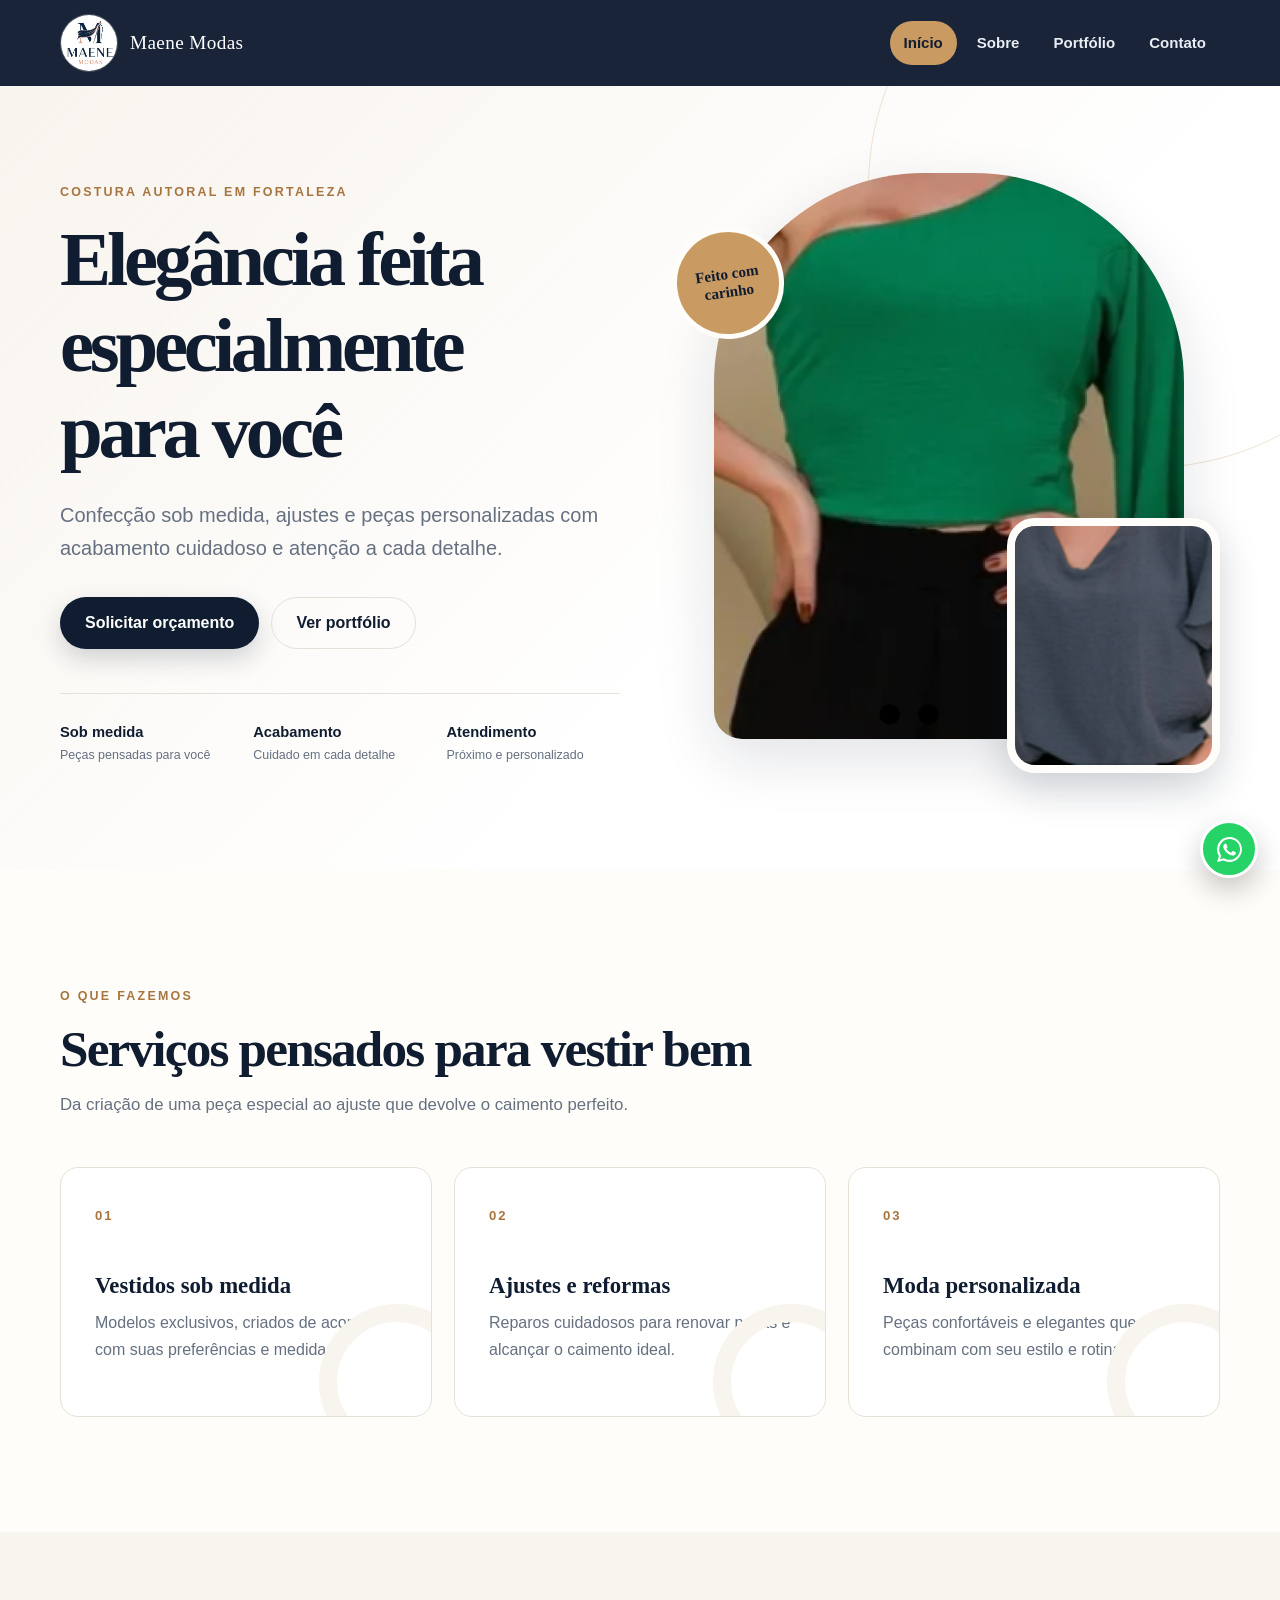
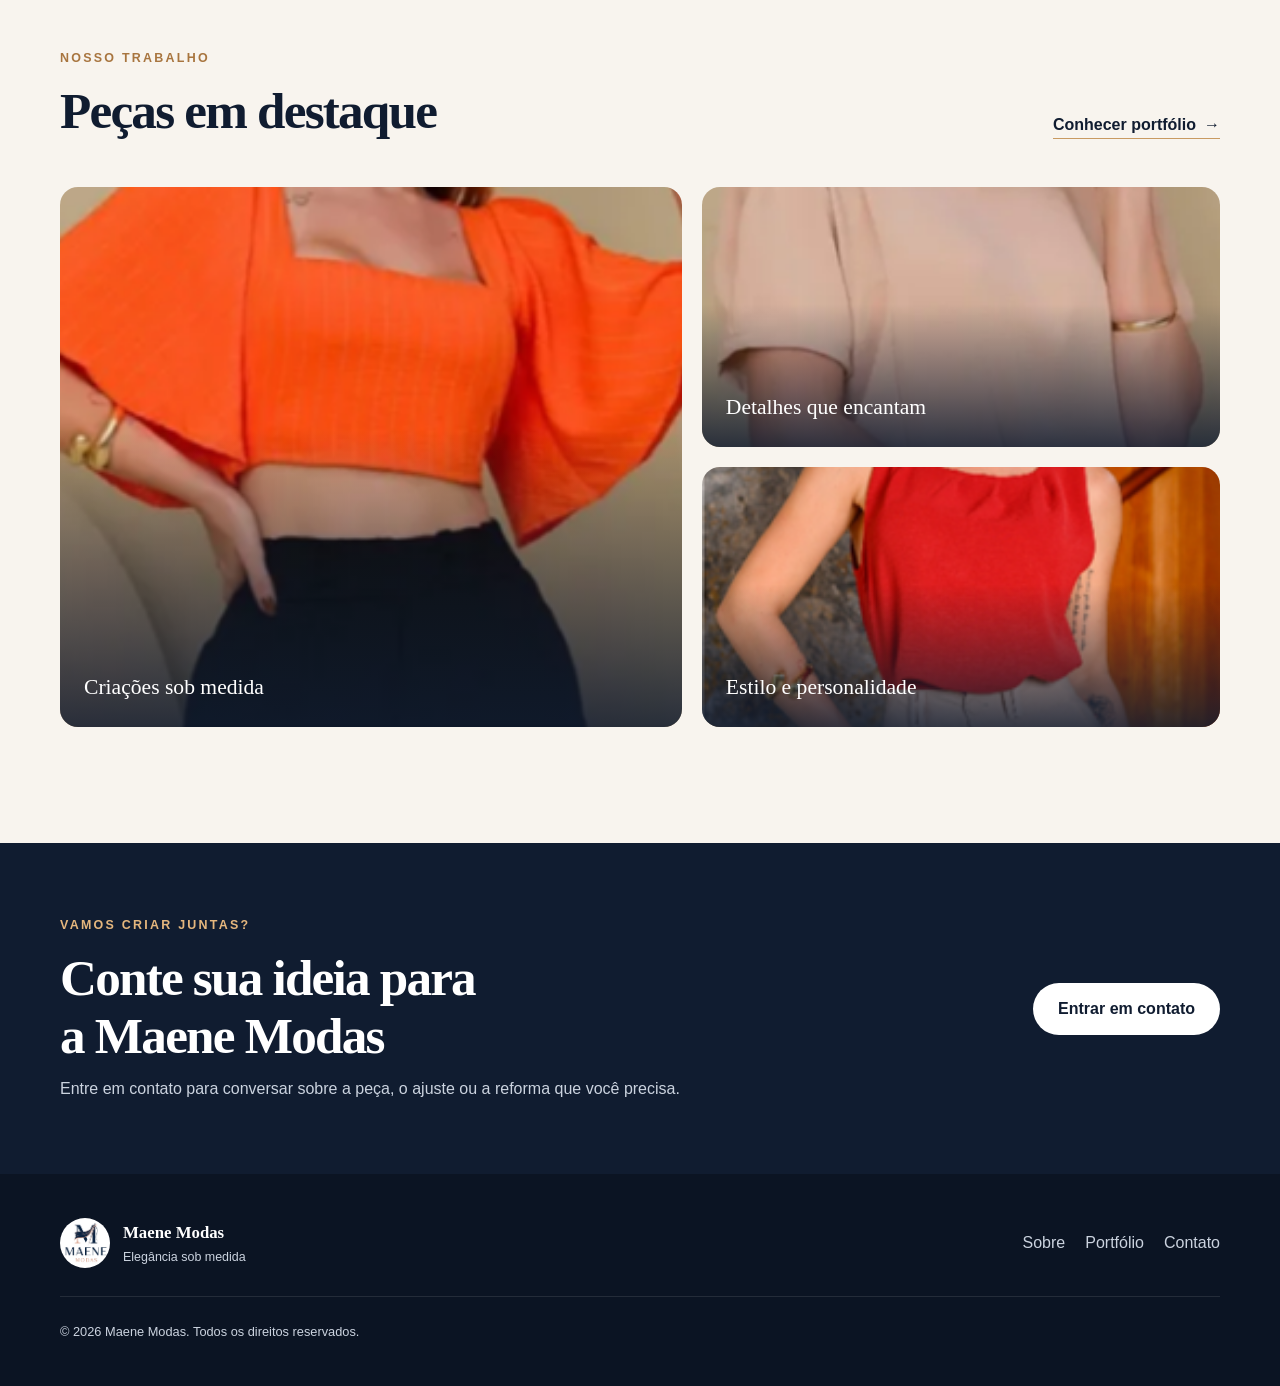
<file: index.html>
<!DOCTYPE html>
<html lang="pt-BR">
<head>
    <meta charset="UTF-8">
    <meta name="viewport" content="width=device-width, initial-scale=1.0">
    <meta name="description" content="Maene Modas: vestidos sob medida, ajustes, reformas e peças personalizadas com cuidado em cada detalhe.">
    <title>Maene Modas | Elegância sob medida</title>
    <link rel="stylesheet" href="css/style.css">
    <script src="js/script.js" defer></script>
</head>
<body>
<a class="skip-link" href="#conteudo">Ir para o conteúdo</a>

<header class="site-header">
    <nav class="navbar container" aria-label="Navegação principal">
        <a class="brand" href="index.html" aria-label="Maene Modas - Página inicial">
            <img src="img/logo.png" alt="" class="logo-img">
            <span>Maene Modas</span>
        </a>
        <button class="menu-toggle" type="button" aria-expanded="false" aria-controls="menu-principal" aria-label="Abrir menu">
            <span></span><span></span><span></span>
        </button>
        <ul class="menu" id="menu-principal">
            <li><a href="index.html" aria-current="page">Início</a></li>
            <li><a href="sobre.html">Sobre</a></li>
            <li><a href="portfolio.html">Portfólio</a></li>
            <li><a href="contato.html">Contato</a></li>
        </ul>
    </nav>
</header>

<main id="conteudo">
    <section class="hero">
        <div class="container hero-grid">
            <div class="hero-copy">
                <p class="eyebrow">Costura autoral em Fortaleza</p>
                <h1>Elegância feita especialmente para você</h1>
                <p class="hero-description">Confecção sob medida, ajustes e peças personalizadas com acabamento cuidadoso e atenção a cada detalhe.</p>
                <div class="button-group">
                    <a href="https://wa.me/5585985779174?text=Olá%2C%20Maene%20Modas!%20Gostaria%20de%20solicitar%20um%20orçamento." class="button button-primary" target="_blank" rel="noopener">Solicitar orçamento</a>
                    <a href="portfolio.html" class="button button-secondary">Ver portfólio</a>
                </div>
                <ul class="hero-highlights" aria-label="Diferenciais">
                    <li><strong>Sob medida</strong><span>Peças pensadas para você</span></li>
                    <li><strong>Acabamento</strong><span>Cuidado em cada detalhe</span></li>
                    <li><strong>Atendimento</strong><span>Próximo e personalizado</span></li>
                </ul>
            </div>
            <div class="hero-media" aria-label="Trabalhos da Maene Modas">
                <img class="hero-image-main" src="img/vestido2.png" alt="Vestido longo confeccionado pela Maene Modas">
                <img class="hero-image-detail" src="img/vestido5.png" alt="Detalhe de uma peça confeccionada pela Maene Modas">
                <span class="hero-seal">Feito com carinho</span>
            </div>
        </div>
    </section>

    <section class="section" aria-labelledby="servicos-titulo">
        <div class="container">
            <div class="section-heading">
                <p class="eyebrow">O que fazemos</p>
                <h2 id="servicos-titulo">Serviços pensados para vestir bem</h2>
                <p>Da criação de uma peça especial ao ajuste que devolve o caimento perfeito.</p>
            </div>
            <div class="service-grid">
                <article class="service-card"><span class="card-number">01</span><h3>Vestidos sob medida</h3><p>Modelos exclusivos, criados de acordo com suas preferências e medidas.</p></article>
                <article class="service-card"><span class="card-number">02</span><h3>Ajustes e reformas</h3><p>Reparos cuidadosos para renovar peças e alcançar o caimento ideal.</p></article>
                <article class="service-card"><span class="card-number">03</span><h3>Moda personalizada</h3><p>Peças confortáveis e elegantes que combinam com seu estilo e rotina.</p></article>
            </div>
        </div>
    </section>

    <section class="section section-soft" aria-labelledby="destaques-titulo">
        <div class="container">
            <div class="section-heading heading-row"><div><p class="eyebrow">Nosso trabalho</p><h2 id="destaques-titulo">Peças em destaque</h2></div><a class="text-link" href="portfolio.html">Conhecer portfólio <span aria-hidden="true">→</span></a></div>
            <div class="preview-grid">
                <a class="preview-card preview-tall" href="portfolio.html"><img src="img/vestido1.png" alt="Peça feminina confeccionada sob medida" loading="lazy"><span>Criações sob medida</span></a>
                <a class="preview-card" href="portfolio.html"><img src="img/vestido3.png" alt="Vestido confeccionado pela Maene Modas" loading="lazy"><span>Detalhes que encantam</span></a>
                <a class="preview-card" href="portfolio.html"><img src="img/vestido4.png" alt="Peça personalizada da Maene Modas" loading="lazy"><span>Estilo e personalidade</span></a>
            </div>
        </div>
    </section>

    <section class="cta-section"><div class="container cta-content"><div><p class="eyebrow">Vamos criar juntas?</p><h2>Conte sua ideia para a Maene Modas</h2><p>Entre em contato para conversar sobre a peça, o ajuste ou a reforma que você precisa.</p></div><a href="contato.html" class="button button-light">Entrar em contato</a></div></section>
</main>

<footer class="site-footer"><div class="container footer-grid"><div class="footer-brand"><img src="img/logo.png" alt="" class="logo-footer"><div><strong>Maene Modas</strong><span>Elegância sob medida</span></div></div><nav aria-label="Navegação do rodapé"><a href="sobre.html">Sobre</a><a href="portfolio.html">Portfólio</a><a href="contato.html">Contato</a></nav><p>© <span data-current-year>2026</span> Maene Modas. Todos os direitos reservados.</p></div></footer>
<a class="whatsapp-float" href="https://wa.me/5585985779174?text=Olá%2C%20Maene%20Modas!" target="_blank" rel="noopener" aria-label="Falar com a Maene Modas pelo WhatsApp"><svg viewBox="0 0 32 32" aria-hidden="true"><path d="M16.05 3A12.9 12.9 0 0 0 5.1 22.73L3.3 29l6.43-1.69A12.94 12.94 0 1 0 16.05 3Zm0 23.7a10.7 10.7 0 0 1-5.45-1.49l-.39-.23-3.81 1 1.02-3.72-.25-.38a10.73 10.73 0 1 1 8.88 4.82Zm5.88-8.04c-.32-.16-1.9-.94-2.2-1.04-.29-.11-.5-.16-.71.16-.22.32-.83 1.04-1.02 1.26-.18.21-.37.24-.69.08-.32-.16-1.36-.5-2.59-1.6a9.71 9.71 0 0 1-1.79-2.22c-.19-.32-.02-.49.14-.65.15-.14.32-.37.48-.56.16-.18.21-.32.32-.53.11-.22.05-.4-.03-.56-.08-.16-.72-1.73-.98-2.37-.26-.62-.52-.54-.72-.55h-.61c-.21 0-.56.08-.85.4-.29.32-1.12 1.1-1.12 2.67 0 1.58 1.15 3.1 1.31 3.31.16.22 2.26 3.45 5.47 4.84.77.33 1.36.53 1.83.67.77.24 1.46.21 2.01.13.61-.09 1.9-.78 2.16-1.53.27-.75.27-1.39.19-1.53-.08-.13-.29-.21-.61-.37Z"/></svg></a>
</body>
</html>
</file>
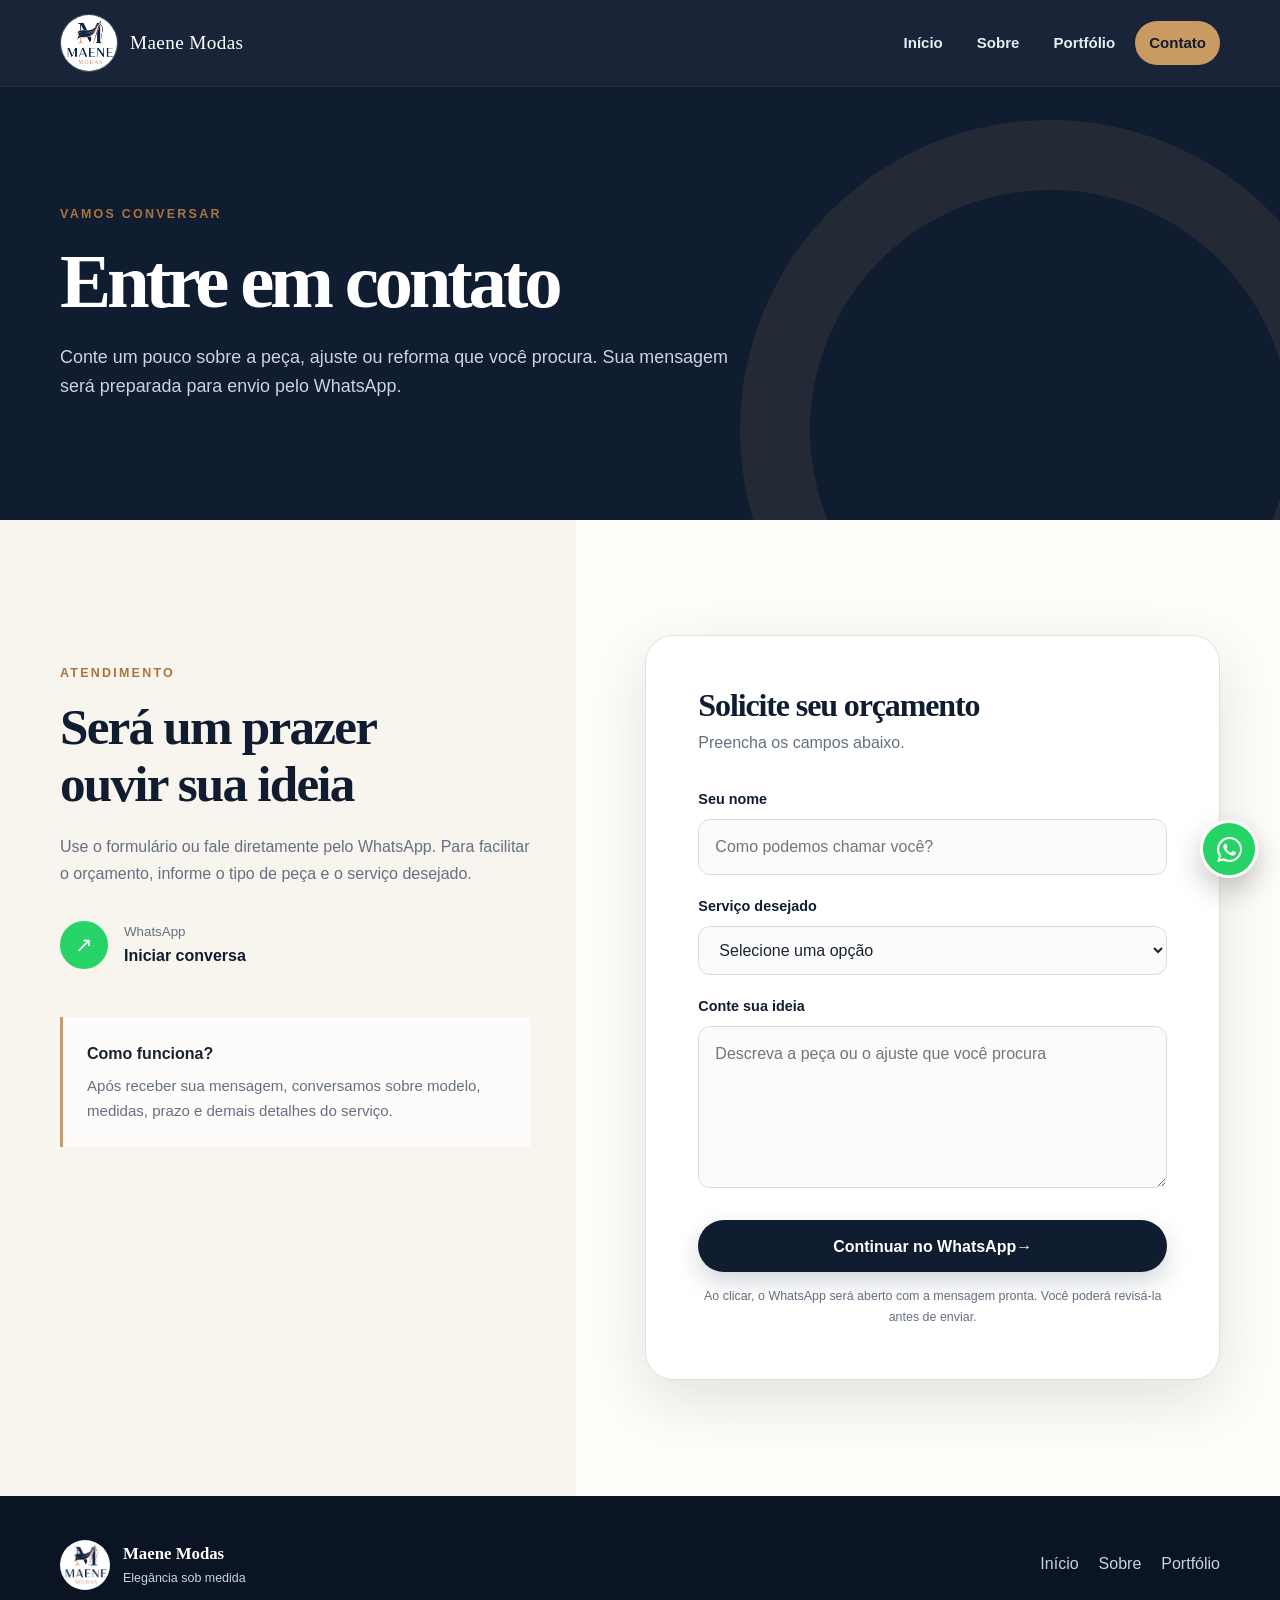
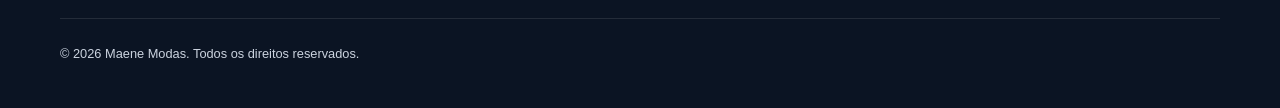
<file: contato.html>
<!DOCTYPE html>
<html lang="pt-BR">
<head><meta charset="UTF-8"><meta name="viewport" content="width=device-width, initial-scale=1.0"><meta name="description" content="Entre em contato com a Maene Modas para solicitar orçamento de confecção, ajustes e reformas."><title>Contato | Maene Modas</title><link rel="stylesheet" href="css/style.css"><script src="js/script.js" defer></script></head>
<body>
<a class="skip-link" href="#conteudo">Ir para o conteúdo</a>
<header class="site-header"><nav class="navbar container" aria-label="Navegação principal"><a class="brand" href="index.html" aria-label="Maene Modas - Página inicial"><img src="img/logo.png" alt="" class="logo-img"><span>Maene Modas</span></a><button class="menu-toggle" type="button" aria-expanded="false" aria-controls="menu-principal" aria-label="Abrir menu"><span></span><span></span><span></span></button><ul class="menu" id="menu-principal"><li><a href="index.html">Início</a></li><li><a href="sobre.html">Sobre</a></li><li><a href="portfolio.html">Portfólio</a></li><li><a href="contato.html" aria-current="page">Contato</a></li></ul></nav></header>
<main id="conteudo">
    <section class="page-hero"><div class="container page-hero-content"><p class="eyebrow">Vamos conversar</p><h1>Entre em contato</h1><p>Conte um pouco sobre a peça, ajuste ou reforma que você procura. Sua mensagem será preparada para envio pelo WhatsApp.</p></div></section>
    <section class="section contact-section"><div class="container contact-grid"><aside class="contact-info"><p class="eyebrow">Atendimento</p><h2>Será um prazer ouvir sua ideia</h2><p>Use o formulário ou fale diretamente pelo WhatsApp. Para facilitar o orçamento, informe o tipo de peça e o serviço desejado.</p><a class="contact-method" href="https://wa.me/5585985779174?text=Olá%2C%20Maene%20Modas!" target="_blank" rel="noopener"><span aria-hidden="true">↗</span><div><small>WhatsApp</small><strong>Iniciar conversa</strong></div></a><div class="contact-note"><strong>Como funciona?</strong><p>Após receber sua mensagem, conversamos sobre modelo, medidas, prazo e demais detalhes do serviço.</p></div></aside>
    <form class="contact-form" id="contact-form"><div class="form-heading"><h2>Solicite seu orçamento</h2><p>Preencha os campos abaixo.</p></div><div class="field"><label for="nome">Seu nome</label><input id="nome" name="nome" type="text" autocomplete="name" placeholder="Como podemos chamar você?" required></div><div class="field"><label for="servico">Serviço desejado</label><select id="servico" name="servico" required><option value="" selected disabled>Selecione uma opção</option><option>Vestido sob medida</option><option>Ajuste ou reforma</option><option>Peça personalizada</option><option>Outro serviço</option></select></div><div class="field"><label for="mensagem">Conte sua ideia</label><textarea id="mensagem" name="mensagem" rows="5" placeholder="Descreva a peça ou o ajuste que você procura" required></textarea></div><button class="button button-primary form-submit" type="submit">Continuar no WhatsApp <span aria-hidden="true">→</span></button><p class="form-help">Ao clicar, o WhatsApp será aberto com a mensagem pronta. Você poderá revisá-la antes de enviar.</p></form>
    </div></section>
</main>
<footer class="site-footer"><div class="container footer-grid"><div class="footer-brand"><img src="img/logo.png" alt="" class="logo-footer"><div><strong>Maene Modas</strong><span>Elegância sob medida</span></div></div><nav aria-label="Navegação do rodapé"><a href="index.html">Início</a><a href="sobre.html">Sobre</a><a href="portfolio.html">Portfólio</a></nav><p>© <span data-current-year>2026</span> Maene Modas. Todos os direitos reservados.</p></div></footer>
<a class="whatsapp-float" href="https://wa.me/5585985779174?text=Olá%2C%20Maene%20Modas!" target="_blank" rel="noopener" aria-label="Falar com a Maene Modas pelo WhatsApp"><svg viewBox="0 0 32 32" aria-hidden="true"><path d="M16.05 3A12.9 12.9 0 0 0 5.1 22.73L3.3 29l6.43-1.69A12.94 12.94 0 1 0 16.05 3Zm0 23.7a10.7 10.7 0 0 1-5.45-1.49l-.39-.23-3.81 1 1.02-3.72-.25-.38a10.73 10.73 0 1 1 8.88 4.82Zm5.88-8.04c-.32-.16-1.9-.94-2.2-1.04-.29-.11-.5-.16-.71.16-.22.32-.83 1.04-1.02 1.26-.18.21-.37.24-.69.08-.32-.16-1.36-.5-2.59-1.6a9.71 9.71 0 0 1-1.79-2.22c-.19-.32-.02-.49.14-.65.15-.14.32-.37.48-.56.16-.18.21-.32.32-.53.11-.22.05-.4-.03-.56-.08-.16-.72-1.73-.98-2.37-.26-.62-.52-.54-.72-.55h-.61c-.21 0-.56.08-.85.4-.29.32-1.12 1.1-1.12 2.67 0 1.58 1.15 3.1 1.31 3.31.16.22 2.26 3.45 5.47 4.84.77.33 1.36.53 1.83.67.77.24 1.46.21 2.01.13.61-.09 1.9-.78 2.16-1.53.27-.75.27-1.39.19-1.53-.08-.13-.29-.21-.61-.37Z"/></svg></a>
</body></html>
</file>
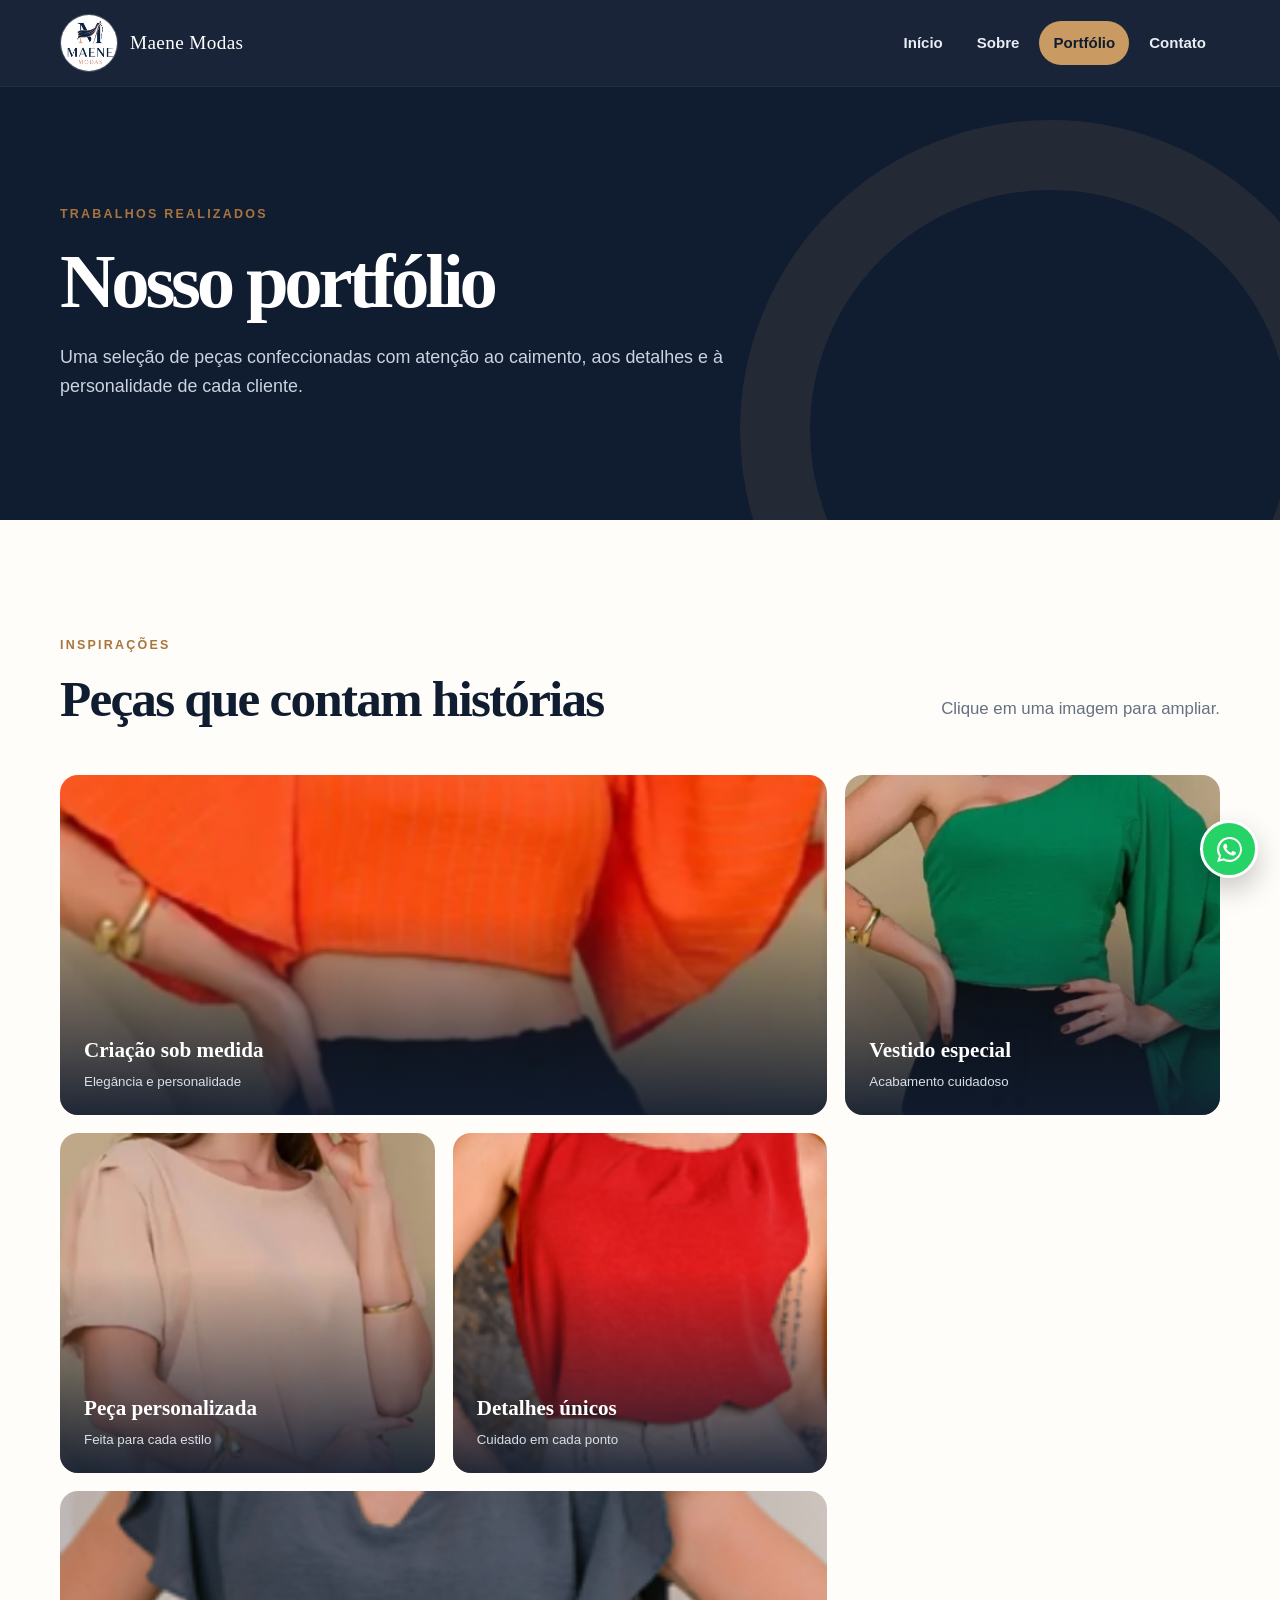
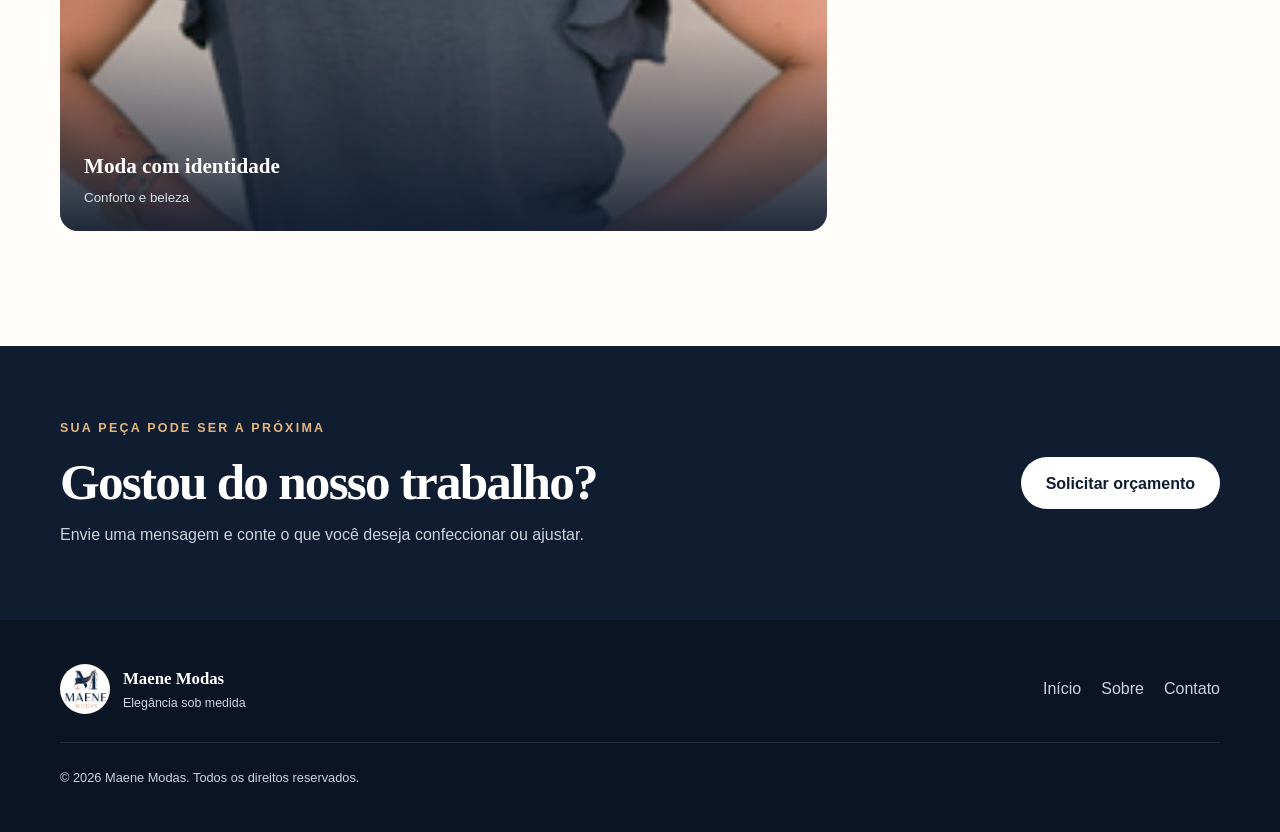
<file: portfolio.html>
<!DOCTYPE html>
<html lang="pt-BR">
<head><meta charset="UTF-8"><meta name="viewport" content="width=device-width, initial-scale=1.0"><meta name="description" content="Conheça alguns vestidos e peças personalizadas confeccionados pela Maene Modas."><title>Portfólio | Maene Modas</title><link rel="stylesheet" href="css/style.css"><script src="js/script.js" defer></script></head>
<body>
<a class="skip-link" href="#conteudo">Ir para o conteúdo</a>
<header class="site-header"><nav class="navbar container" aria-label="Navegação principal"><a class="brand" href="index.html" aria-label="Maene Modas - Página inicial"><img src="img/logo.png" alt="" class="logo-img"><span>Maene Modas</span></a><button class="menu-toggle" type="button" aria-expanded="false" aria-controls="menu-principal" aria-label="Abrir menu"><span></span><span></span><span></span></button><ul class="menu" id="menu-principal"><li><a href="index.html">Início</a></li><li><a href="sobre.html">Sobre</a></li><li><a href="portfolio.html" aria-current="page">Portfólio</a></li><li><a href="contato.html">Contato</a></li></ul></nav></header>
<main id="conteudo">
    <section class="page-hero"><div class="container page-hero-content"><p class="eyebrow">Trabalhos realizados</p><h1>Nosso portfólio</h1><p>Uma seleção de peças confeccionadas com atenção ao caimento, aos detalhes e à personalidade de cada cliente.</p></div></section>
    <section class="section portfolio-section" aria-labelledby="galeria-titulo"><div class="container"><div class="section-heading portfolio-heading"><div><p class="eyebrow">Inspirações</p><h2 id="galeria-titulo">Peças que contam histórias</h2></div><p>Clique em uma imagem para ampliar.</p></div><div class="gallery-grid">
        <button class="gallery-card gallery-featured" type="button" data-lightbox="img/vestido1.png" data-alt="Vestido feminino confeccionado sob medida"><img src="img/vestido1.png" alt="Vestido feminino confeccionado sob medida" loading="lazy"><span><strong>Criação sob medida</strong><small>Elegância e personalidade</small></span></button>
        <button class="gallery-card" type="button" data-lightbox="img/vestido2.png" data-alt="Vestido longo confeccionado pela Maene Modas"><img src="img/vestido2.png" alt="Vestido longo confeccionado pela Maene Modas" loading="lazy"><span><strong>Vestido especial</strong><small>Acabamento cuidadoso</small></span></button>
        <button class="gallery-card" type="button" data-lightbox="img/vestido3.png" data-alt="Peça personalizada produzida pela Maene Modas"><img src="img/vestido3.png" alt="Peça personalizada produzida pela Maene Modas" loading="lazy"><span><strong>Peça personalizada</strong><small>Feita para cada estilo</small></span></button>
        <button class="gallery-card" type="button" data-lightbox="img/vestido4.png" data-alt="Detalhe de trabalho de costura da Maene Modas"><img src="img/vestido4.png" alt="Detalhe de trabalho de costura da Maene Modas" loading="lazy"><span><strong>Detalhes únicos</strong><small>Cuidado em cada ponto</small></span></button>
        <button class="gallery-card gallery-wide" type="button" data-lightbox="img/vestido5.png" data-alt="Peça de moda feminina da Maene Modas"><img src="img/vestido5.png" alt="Peça de moda feminina da Maene Modas" loading="lazy"><span><strong>Moda com identidade</strong><small>Conforto e beleza</small></span></button>
    </div></div></section>
    <section class="cta-section"><div class="container cta-content"><div><p class="eyebrow">Sua peça pode ser a próxima</p><h2>Gostou do nosso trabalho?</h2><p>Envie uma mensagem e conte o que você deseja confeccionar ou ajustar.</p></div><a href="contato.html" class="button button-light">Solicitar orçamento</a></div></section>
</main>
<dialog class="lightbox" aria-label="Visualização ampliada"><button type="button" class="lightbox-close" aria-label="Fechar imagem">×</button><img src="img/vestido1.png" alt=""></dialog>
<footer class="site-footer"><div class="container footer-grid"><div class="footer-brand"><img src="img/logo.png" alt="" class="logo-footer"><div><strong>Maene Modas</strong><span>Elegância sob medida</span></div></div><nav aria-label="Navegação do rodapé"><a href="index.html">Início</a><a href="sobre.html">Sobre</a><a href="contato.html">Contato</a></nav><p>© <span data-current-year>2026</span> Maene Modas. Todos os direitos reservados.</p></div></footer>
<a class="whatsapp-float" href="https://wa.me/5585985779174?text=Olá%2C%20Maene%20Modas!" target="_blank" rel="noopener" aria-label="Falar com a Maene Modas pelo WhatsApp"><svg viewBox="0 0 32 32" aria-hidden="true"><path d="M16.05 3A12.9 12.9 0 0 0 5.1 22.73L3.3 29l6.43-1.69A12.94 12.94 0 1 0 16.05 3Zm0 23.7a10.7 10.7 0 0 1-5.45-1.49l-.39-.23-3.81 1 1.02-3.72-.25-.38a10.73 10.73 0 1 1 8.88 4.82Zm5.88-8.04c-.32-.16-1.9-.94-2.2-1.04-.29-.11-.5-.16-.71.16-.22.32-.83 1.04-1.02 1.26-.18.21-.37.24-.69.08-.32-.16-1.36-.5-2.59-1.6a9.71 9.71 0 0 1-1.79-2.22c-.19-.32-.02-.49.14-.65.15-.14.32-.37.48-.56.16-.18.21-.32.32-.53.11-.22.05-.4-.03-.56-.08-.16-.72-1.73-.98-2.37-.26-.62-.52-.54-.72-.55h-.61c-.21 0-.56.08-.85.4-.29.32-1.12 1.1-1.12 2.67 0 1.58 1.15 3.1 1.31 3.31.16.22 2.26 3.45 5.47 4.84.77.33 1.36.53 1.83.67.77.24 1.46.21 2.01.13.61-.09 1.9-.78 2.16-1.53.27-.75.27-1.39.19-1.53-.08-.13-.29-.21-.61-.37Z"/></svg></a>
</body></html>
</file>
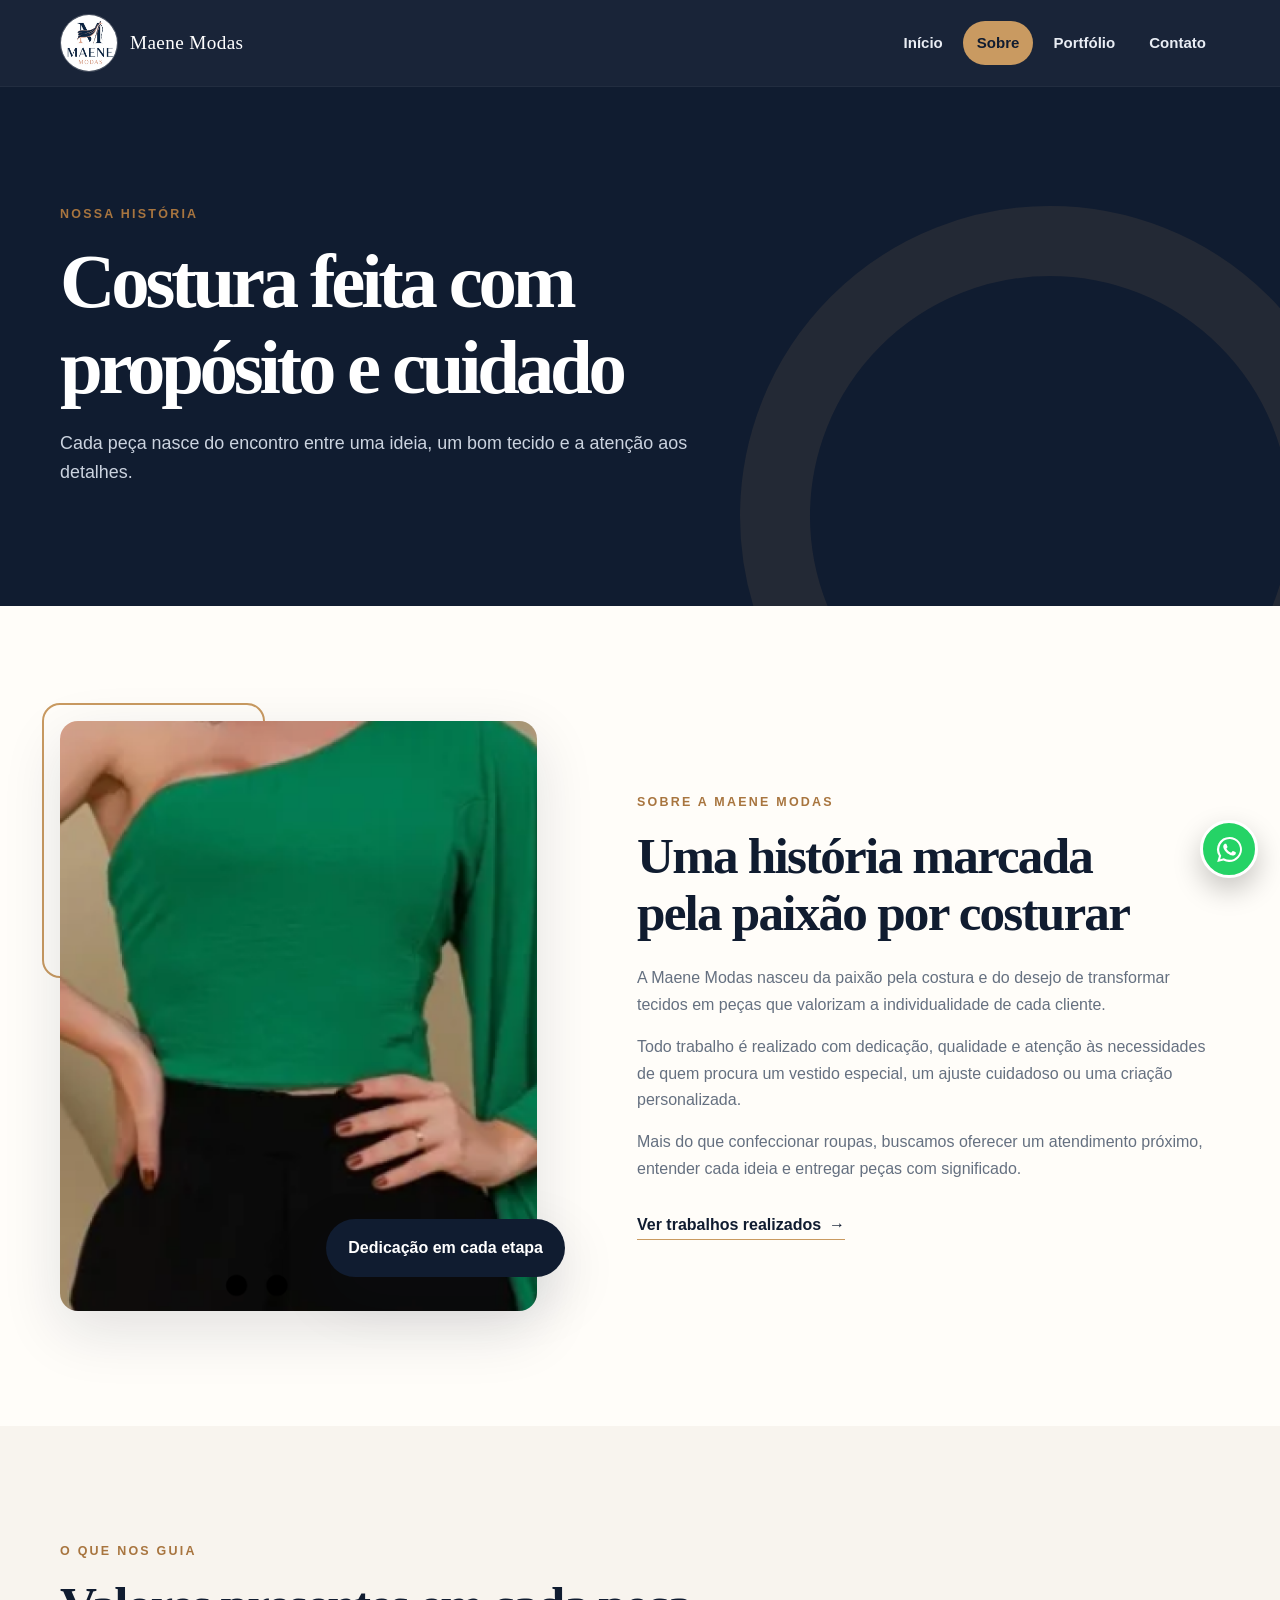
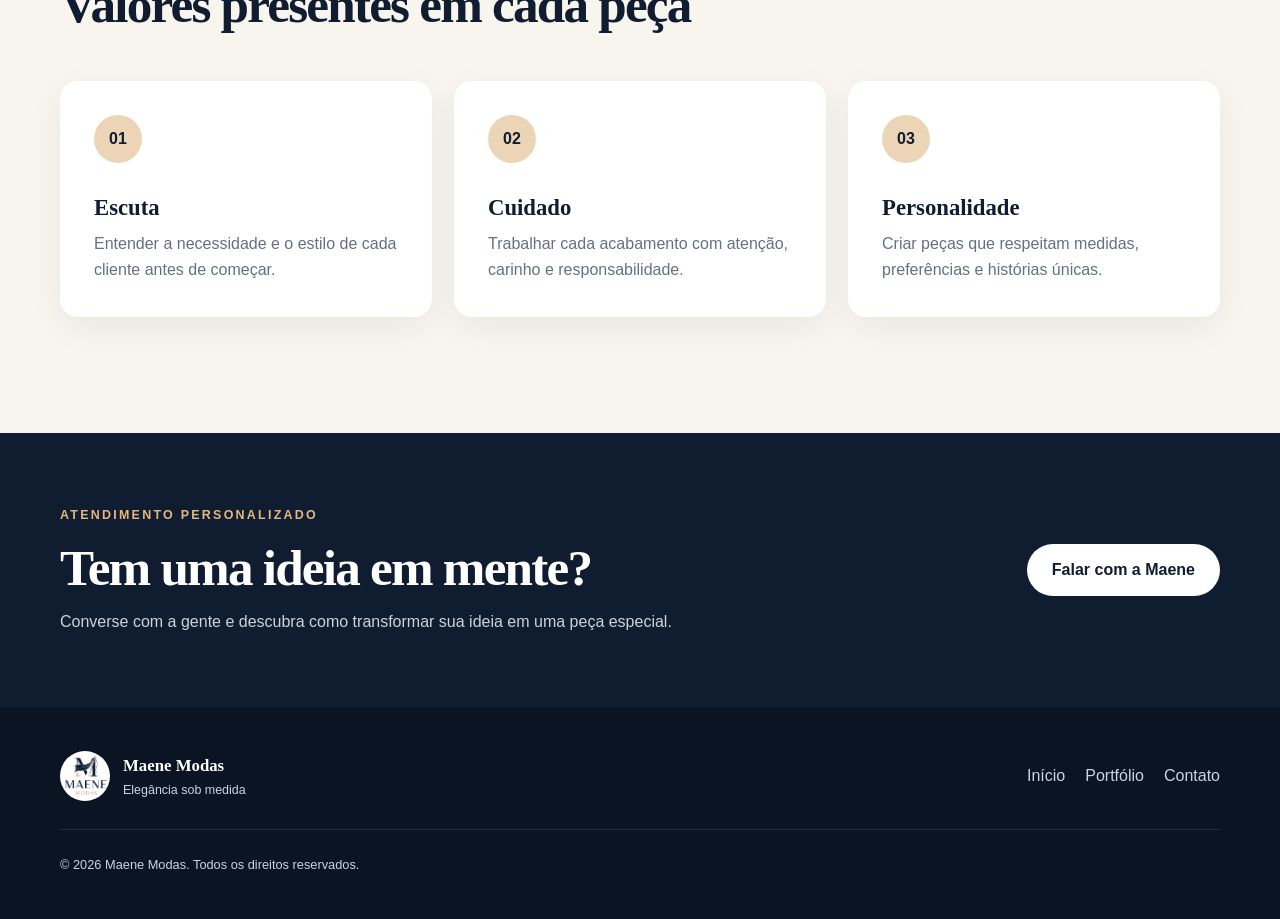
<file: sobre.html>
<!DOCTYPE html>
<html lang="pt-BR">
<head><meta charset="UTF-8"><meta name="viewport" content="width=device-width, initial-scale=1.0"><meta name="description" content="Conheça a história da Maene Modas e o cuidado presente em cada peça confeccionada."><title>Sobre | Maene Modas</title><link rel="stylesheet" href="css/style.css"><script src="js/script.js" defer></script></head>
<body>
<a class="skip-link" href="#conteudo">Ir para o conteúdo</a>
<header class="site-header"><nav class="navbar container" aria-label="Navegação principal"><a class="brand" href="index.html" aria-label="Maene Modas - Página inicial"><img src="img/logo.png" alt="" class="logo-img"><span>Maene Modas</span></a><button class="menu-toggle" type="button" aria-expanded="false" aria-controls="menu-principal" aria-label="Abrir menu"><span></span><span></span><span></span></button><ul class="menu" id="menu-principal"><li><a href="index.html">Início</a></li><li><a href="sobre.html" aria-current="page">Sobre</a></li><li><a href="portfolio.html">Portfólio</a></li><li><a href="contato.html">Contato</a></li></ul></nav></header>
<main id="conteudo">
    <section class="page-hero"><div class="container page-hero-content"><p class="eyebrow">Nossa história</p><h1>Costura feita com propósito e cuidado</h1><p>Cada peça nasce do encontro entre uma ideia, um bom tecido e a atenção aos detalhes.</p></div></section>
    <section class="section"><div class="container story-grid"><div class="story-media"><img src="img/vestido2.png" alt="Peça produzida artesanalmente pela Maene Modas"><span>Dedicação em cada etapa</span></div><div class="story-copy"><p class="eyebrow">Sobre a Maene Modas</p><h2>Uma história marcada pela paixão por costurar</h2><p>A Maene Modas nasceu da paixão pela costura e do desejo de transformar tecidos em peças que valorizam a individualidade de cada cliente.</p><p>Todo trabalho é realizado com dedicação, qualidade e atenção às necessidades de quem procura um vestido especial, um ajuste cuidadoso ou uma criação personalizada.</p><p>Mais do que confeccionar roupas, buscamos oferecer um atendimento próximo, entender cada ideia e entregar peças com significado.</p><a href="portfolio.html" class="text-link">Ver trabalhos realizados <span aria-hidden="true">→</span></a></div></div></section>
    <section class="section section-soft" aria-labelledby="valores-titulo"><div class="container"><div class="section-heading"><p class="eyebrow">O que nos guia</p><h2 id="valores-titulo">Valores presentes em cada peça</h2></div><div class="value-grid"><article><span>01</span><h3>Escuta</h3><p>Entender a necessidade e o estilo de cada cliente antes de começar.</p></article><article><span>02</span><h3>Cuidado</h3><p>Trabalhar cada acabamento com atenção, carinho e responsabilidade.</p></article><article><span>03</span><h3>Personalidade</h3><p>Criar peças que respeitam medidas, preferências e histórias únicas.</p></article></div></div></section>
    <section class="cta-section"><div class="container cta-content"><div><p class="eyebrow">Atendimento personalizado</p><h2>Tem uma ideia em mente?</h2><p>Converse com a gente e descubra como transformar sua ideia em uma peça especial.</p></div><a href="contato.html" class="button button-light">Falar com a Maene</a></div></section>
</main>
<footer class="site-footer"><div class="container footer-grid"><div class="footer-brand"><img src="img/logo.png" alt="" class="logo-footer"><div><strong>Maene Modas</strong><span>Elegância sob medida</span></div></div><nav aria-label="Navegação do rodapé"><a href="index.html">Início</a><a href="portfolio.html">Portfólio</a><a href="contato.html">Contato</a></nav><p>© <span data-current-year>2026</span> Maene Modas. Todos os direitos reservados.</p></div></footer>
<a class="whatsapp-float" href="https://wa.me/5585985779174?text=Olá%2C%20Maene%20Modas!" target="_blank" rel="noopener" aria-label="Falar com a Maene Modas pelo WhatsApp"><svg viewBox="0 0 32 32" aria-hidden="true"><path d="M16.05 3A12.9 12.9 0 0 0 5.1 22.73L3.3 29l6.43-1.69A12.94 12.94 0 1 0 16.05 3Zm0 23.7a10.7 10.7 0 0 1-5.45-1.49l-.39-.23-3.81 1 1.02-3.72-.25-.38a10.73 10.73 0 1 1 8.88 4.82Zm5.88-8.04c-.32-.16-1.9-.94-2.2-1.04-.29-.11-.5-.16-.71.16-.22.32-.83 1.04-1.02 1.26-.18.21-.37.24-.69.08-.32-.16-1.36-.5-2.59-1.6a9.71 9.71 0 0 1-1.79-2.22c-.19-.32-.02-.49.14-.65.15-.14.32-.37.48-.56.16-.18.21-.32.32-.53.11-.22.05-.4-.03-.56-.08-.16-.72-1.73-.98-2.37-.26-.62-.52-.54-.72-.55h-.61c-.21 0-.56.08-.85.4-.29.32-1.12 1.1-1.12 2.67 0 1.58 1.15 3.1 1.31 3.31.16.22 2.26 3.45 5.47 4.84.77.33 1.36.53 1.83.67.77.24 1.46.21 2.01.13.61-.09 1.9-.78 2.16-1.53.27-.75.27-1.39.19-1.53-.08-.13-.29-.21-.61-.37Z"/></svg></a>
</body></html>
</file>
<file: css/style.css>
:root {
    --navy: #101c30;
    --navy-soft: #1b2c47;
    --gold: #c99a61;
    --gold-dark: #a8753f;
    --cream: #f8f4ee;
    --paper: #fffdf9;
    --white: #ffffff;
    --ink: #1b2330;
    --muted: #657080;
    --line: #e7e0d7;
    --green: #25d366;
    --shadow: 0 20px 60px rgba(16, 28, 48, .12);
    --radius-lg: 28px;
    --radius-md: 18px;
    --container: 1160px;
}

* { box-sizing: border-box; }

html { scroll-behavior: smooth; }

body {
    margin: 0;
    color: var(--ink);
    background: var(--paper);
    font-family: "Segoe UI", Arial, sans-serif;
    font-size: 16px;
    line-height: 1.65;
    -webkit-font-smoothing: antialiased;
}

body.menu-open { overflow: hidden; }

img { display: block; max-width: 100%; }

a { color: inherit; }

button, input, select, textarea { font: inherit; }

h1, h2, h3, p { margin-top: 0; }

h1, h2, h3 {
    color: var(--navy);
    font-family: Georgia, "Times New Roman", serif;
    line-height: 1.12;
    text-wrap: balance;
}

h1 { font-size: clamp(2.75rem, 6vw, 5.4rem); letter-spacing: -.055em; }
h2 { font-size: clamp(2rem, 4vw, 3.35rem); letter-spacing: -.035em; }
h3 { font-size: 1.42rem; }

.container { width: min(calc(100% - 40px), var(--container)); margin-inline: auto; }

.skip-link {
    position: fixed;
    top: 12px;
    left: 12px;
    z-index: 1000;
    padding: 10px 16px;
    color: var(--white);
    background: var(--navy);
    border-radius: 8px;
    transform: translateY(-150%);
}

.skip-link:focus { transform: translateY(0); }

.site-header {
    position: sticky;
    top: 0;
    z-index: 100;
    background: rgba(16, 28, 48, .96);
    box-shadow: 0 1px 0 rgba(255, 255, 255, .08);
    backdrop-filter: blur(12px);
}

.navbar { min-height: 86px; display: flex; align-items: center; justify-content: space-between; gap: 32px; }

.brand { display: flex; align-items: center; gap: 12px; color: var(--white); text-decoration: none; }
.brand span { font-family: Georgia, "Times New Roman", serif; font-size: 1.2rem; letter-spacing: .02em; }
.logo-img { width: 58px; height: 58px; border: 1px solid rgba(255,255,255,.22); border-radius: 50%; object-fit: cover; }

.menu { display: flex; align-items: center; gap: 6px; margin: 0; padding: 0; list-style: none; }
.menu a { position: relative; display: block; padding: 10px 14px; color: #e9edf4; font-size: .94rem; font-weight: 600; text-decoration: none; border-radius: 999px; transition: .2s ease; }
.menu a:hover, .menu a:focus-visible { color: var(--white); background: rgba(255,255,255,.08); }
.menu a[aria-current="page"] { color: var(--navy); background: var(--gold); }

.menu-toggle { display: none; width: 46px; height: 46px; padding: 11px; border: 1px solid rgba(255,255,255,.2); color: var(--white); background: transparent; border-radius: 12px; cursor: pointer; }
.menu-toggle span { display: block; width: 100%; height: 2px; margin: 5px 0; background: currentColor; transition: .25s ease; }

.hero { position: relative; overflow: hidden; padding: 76px 0 86px; background: linear-gradient(135deg, var(--cream), #fff 62%); }
.hero::before { content: ""; position: absolute; top: -180px; right: -150px; width: 560px; height: 560px; border: 1px solid rgba(201,154,97,.28); border-radius: 50%; }
.hero-grid { position: relative; display: grid; grid-template-columns: 1.05fr .95fr; align-items: center; gap: clamp(44px, 8vw, 94px); }
.hero-copy { padding: 20px 0; }
.hero-copy h1 { max-width: 760px; margin-bottom: 24px; }
.hero-description { max-width: 620px; margin-bottom: 32px; color: var(--muted); font-size: clamp(1.05rem, 2vw, 1.25rem); }

.eyebrow { margin-bottom: 14px; color: var(--gold-dark); font-size: .78rem; font-weight: 800; letter-spacing: .18em; text-transform: uppercase; }

.button-group { display: flex; flex-wrap: wrap; gap: 12px; }
.button { display: inline-flex; align-items: center; justify-content: center; min-height: 52px; padding: 12px 24px; border: 1px solid transparent; border-radius: 999px; font-weight: 750; line-height: 1.2; text-align: center; text-decoration: none; cursor: pointer; transition: transform .2s ease, box-shadow .2s ease, background .2s ease; }
.button:hover { transform: translateY(-2px); }
.button-primary { color: var(--white); background: var(--navy); box-shadow: 0 10px 24px rgba(16, 28, 48, .18); }
.button-primary:hover { background: var(--navy-soft); box-shadow: 0 14px 32px rgba(16, 28, 48, .24); }
.button-secondary { color: var(--navy); border-color: var(--line); background: transparent; }
.button-secondary:hover { border-color: var(--gold); background: var(--white); }
.button-light { color: var(--navy); background: var(--white); }

.hero-highlights { display: grid; grid-template-columns: repeat(3, 1fr); gap: 20px; margin: 44px 0 0; padding: 26px 0 0; border-top: 1px solid var(--line); list-style: none; }
.hero-highlights strong, .hero-highlights span { display: block; }
.hero-highlights strong { color: var(--navy); font-size: .92rem; }
.hero-highlights span { margin-top: 3px; color: var(--muted); font-size: .78rem; line-height: 1.4; }

.hero-media { position: relative; min-height: 600px; }
.hero-image-main { position: absolute; inset: 0 36px 34px 0; width: calc(100% - 36px); height: calc(100% - 34px); border-radius: 210px 210px var(--radius-lg) var(--radius-lg); object-fit: cover; box-shadow: var(--shadow); }
.hero-image-detail { position: absolute; right: 0; bottom: 0; width: 42%; aspect-ratio: 1 / 1.2; border: 8px solid var(--paper); border-radius: var(--radius-lg); object-fit: cover; box-shadow: 0 16px 40px rgba(16, 28, 48, .18); }
.hero-seal { position: absolute; top: 54px; left: -42px; display: grid; place-items: center; width: 112px; height: 112px; padding: 16px; color: var(--navy); background: var(--gold); border: 5px solid var(--paper); border-radius: 50%; font-family: Georgia, "Times New Roman", serif; font-size: .95rem; font-weight: bold; line-height: 1.2; text-align: center; transform: rotate(-8deg); }

.section { padding: clamp(76px, 9vw, 120px) 0; }
.section-soft { background: var(--cream); }
.section-heading { max-width: 720px; margin-bottom: 48px; }
.section-heading h2 { margin-bottom: 14px; }
.section-heading > p:last-child { color: var(--muted); font-size: 1.05rem; }
.heading-row, .portfolio-heading { max-width: none; display: flex; align-items: end; justify-content: space-between; gap: 32px; }
.heading-row h2, .portfolio-heading h2 { margin-bottom: 0; }

.service-grid, .value-grid { display: grid; grid-template-columns: repeat(3, 1fr); gap: 22px; }
.service-card { position: relative; min-height: 250px; padding: 34px; overflow: hidden; background: var(--white); border: 1px solid var(--line); border-radius: var(--radius-md); transition: transform .25s ease, box-shadow .25s ease, border-color .25s ease; }
.service-card:hover { transform: translateY(-6px); border-color: rgba(201,154,97,.65); box-shadow: var(--shadow); }
.service-card::after { content: ""; position: absolute; right: -44px; bottom: -44px; width: 120px; height: 120px; border: 18px solid var(--cream); border-radius: 50%; }
.card-number { display: inline-block; margin-bottom: 46px; color: var(--gold-dark); font-size: .82rem; font-weight: 800; letter-spacing: .15em; }
.service-card h3 { margin-bottom: 12px; }
.service-card p { margin-bottom: 0; color: var(--muted); }

.text-link { display: inline-flex; align-items: center; gap: 8px; color: var(--navy); font-weight: 750; text-decoration: none; border-bottom: 1px solid var(--gold); }
.text-link span { transition: transform .2s ease; }
.text-link:hover span { transform: translateX(4px); }

.preview-grid { display: grid; grid-template-columns: 1.2fr 1fr; grid-template-rows: repeat(2, 260px); gap: 20px; }
.preview-card { position: relative; overflow: hidden; border-radius: var(--radius-md); background: var(--navy); }
.preview-card.preview-tall { grid-row: 1 / 3; }
.preview-card img { width: 100%; height: 100%; object-fit: cover; transition: transform .45s ease, opacity .45s ease; }
.preview-card::after { content: ""; position: absolute; inset: 45% 0 0; background: linear-gradient(transparent, rgba(16, 28, 48, .84)); }
.preview-card span { position: absolute; right: 24px; bottom: 22px; left: 24px; z-index: 1; color: var(--white); font-family: Georgia, "Times New Roman", serif; font-size: 1.35rem; }
.preview-card:hover img { transform: scale(1.04); opacity: .9; }

.cta-section { padding: 72px 0; color: var(--white); background: var(--navy); }
.cta-content { display: flex; align-items: center; justify-content: space-between; gap: 48px; }
.cta-content > div { max-width: 710px; }
.cta-content .eyebrow { color: #e5b77e; }
.cta-content h2 { margin-bottom: 12px; color: var(--white); }
.cta-content p:last-child { margin-bottom: 0; color: #cbd3df; }

.page-hero { position: relative; overflow: hidden; padding: clamp(70px, 10vw, 118px) 0; color: var(--white); background: var(--navy); }
.page-hero::after { content: ""; position: absolute; right: -80px; bottom: -220px; width: 480px; height: 480px; border: 70px solid rgba(201,154,97,.1); border-radius: 50%; }
.page-hero-content { position: relative; z-index: 1; max-width: 820px; margin-left: max(20px, calc((100vw - min(calc(100vw - 40px), var(--container))) / 2)); margin-right: auto; }
.page-hero h1 { margin-bottom: 18px; color: var(--white); }
.page-hero p:last-child { max-width: 700px; margin-bottom: 0; color: #cbd3df; font-size: 1.12rem; }

.story-grid { display: grid; grid-template-columns: .9fr 1.1fr; align-items: center; gap: clamp(46px, 8vw, 100px); }
.story-media { position: relative; min-height: 590px; }
.story-media::before { content: ""; position: absolute; top: -18px; left: -18px; width: 46%; height: 46%; border: 2px solid var(--gold); border-radius: var(--radius-md); }
.story-media img { position: absolute; inset: 0; z-index: 1; width: 100%; height: 100%; border-radius: var(--radius-md); object-fit: cover; box-shadow: var(--shadow); }
.story-media span { position: absolute; right: -28px; bottom: 34px; z-index: 2; padding: 16px 22px; color: var(--white); background: var(--navy); border-radius: 999px; font-weight: 700; box-shadow: var(--shadow); }
.story-copy h2 { margin-bottom: 24px; }
.story-copy p:not(.eyebrow) { color: var(--muted); }
.story-copy .text-link { margin-top: 14px; }

.value-grid article { padding: 34px; background: var(--white); border-radius: var(--radius-md); box-shadow: 0 10px 34px rgba(16,28,48,.06); }
.value-grid article > span { display: inline-grid; place-items: center; width: 48px; height: 48px; margin-bottom: 32px; color: var(--navy); background: #ecd4b7; border-radius: 50%; font-weight: 800; }
.value-grid h3 { margin-bottom: 10px; }
.value-grid p { margin-bottom: 0; color: var(--muted); }

.portfolio-heading > p { margin-bottom: 4px; color: var(--muted); }
.gallery-grid { display: grid; grid-template-columns: repeat(3, 1fr); grid-auto-rows: 340px; gap: 18px; }
.gallery-card { position: relative; overflow: hidden; padding: 0; border: 0; border-radius: var(--radius-md); background: var(--navy); cursor: zoom-in; text-align: left; }
.gallery-card.gallery-featured { grid-column: span 2; }
.gallery-card.gallery-wide { grid-column: span 2; }
.gallery-card img { width: 100%; height: 100%; object-fit: cover; transition: transform .45s ease, opacity .45s ease; }
.gallery-card::after { content: ""; position: absolute; inset: 40% 0 0; background: linear-gradient(transparent, rgba(16,28,48,.9)); }
.gallery-card > span { position: absolute; right: 24px; bottom: 22px; left: 24px; z-index: 1; color: var(--white); }
.gallery-card strong, .gallery-card small { display: block; }
.gallery-card strong { font-family: Georgia, "Times New Roman", serif; font-size: 1.32rem; }
.gallery-card small { margin-top: 3px; color: #d8dfe8; }
.gallery-card:hover img, .gallery-card:focus-visible img { transform: scale(1.05); opacity: .88; }
.gallery-card:focus-visible { outline: 4px solid var(--gold); outline-offset: 3px; }

.lightbox { width: min(92vw, 980px); padding: 0; border: 0; border-radius: var(--radius-md); overflow: visible; background: transparent; }
.lightbox::backdrop { background: rgba(5, 10, 18, .9); backdrop-filter: blur(5px); }
.lightbox img { max-width: 100%; max-height: 82vh; margin: auto; border-radius: var(--radius-md); object-fit: contain; box-shadow: 0 24px 80px rgba(0,0,0,.45); }
.lightbox-close { position: absolute; top: -52px; right: 0; width: 42px; height: 42px; border: 1px solid rgba(255,255,255,.4); color: var(--white); background: rgba(16,28,48,.65); border-radius: 50%; font-size: 1.7rem; line-height: 1; cursor: pointer; }

.contact-section { background: linear-gradient(90deg, var(--cream) 0 45%, var(--paper) 45%); }
.contact-grid { display: grid; grid-template-columns: .9fr 1.1fr; align-items: start; gap: clamp(52px, 9vw, 120px); }
.contact-info { padding-top: 28px; }
.contact-info h2 { margin-bottom: 22px; }
.contact-info > p:not(.eyebrow) { color: var(--muted); }
.contact-method { display: flex; align-items: center; gap: 16px; margin-top: 34px; text-decoration: none; }
.contact-method > span { display: grid; place-items: center; width: 48px; height: 48px; color: var(--white); background: var(--green); border-radius: 50%; font-size: 1.3rem; }
.contact-method small, .contact-method strong { display: block; }
.contact-method small { color: var(--muted); }
.contact-method strong { color: var(--navy); }
.contact-note { margin-top: 48px; padding: 24px; border-left: 3px solid var(--gold); background: rgba(255,255,255,.72); }
.contact-note p { margin: 6px 0 0; color: var(--muted); font-size: .94rem; }

.contact-form { padding: clamp(28px, 5vw, 52px); background: var(--white); border: 1px solid var(--line); border-radius: var(--radius-lg); box-shadow: var(--shadow); }
.form-heading { margin-bottom: 32px; }
.form-heading h2 { margin-bottom: 6px; font-size: 2rem; }
.form-heading p { margin-bottom: 0; color: var(--muted); }
.field { margin-bottom: 20px; }
.field label { display: block; margin-bottom: 7px; color: var(--navy); font-size: .9rem; font-weight: 750; }
.field input, .field select, .field textarea { width: 100%; padding: 14px 16px; color: var(--ink); border: 1px solid #d8dce2; border-radius: 12px; outline: none; background: #fbfbfc; transition: border-color .2s ease, box-shadow .2s ease; }
.field textarea { min-height: 138px; resize: vertical; }
.field input:focus, .field select:focus, .field textarea:focus { border-color: var(--gold); box-shadow: 0 0 0 4px rgba(201,154,97,.14); }
.form-submit { width: 100%; margin-top: 4px; }
.form-help { margin: 14px 0 0; color: var(--muted); font-size: .78rem; text-align: center; }

.site-footer { padding: 44px 0; color: #cbd3df; background: #0b1423; }
.footer-grid { display: grid; grid-template-columns: 1fr auto; align-items: center; gap: 28px 42px; }
.footer-brand { display: flex; align-items: center; gap: 13px; }
.logo-footer { width: 50px; height: 50px; border-radius: 50%; object-fit: cover; }
.footer-brand strong, .footer-brand span { display: block; }
.footer-brand strong { color: var(--white); font-family: Georgia, "Times New Roman", serif; font-size: 1.05rem; }
.footer-brand span { font-size: .78rem; }
.site-footer nav { display: flex; flex-wrap: wrap; gap: 20px; }
.site-footer nav a { text-decoration: none; }
.site-footer nav a:hover { color: var(--white); }
.site-footer > .footer-grid > p { grid-column: 1 / -1; margin: 0; padding-top: 24px; border-top: 1px solid rgba(255,255,255,.1); font-size: .8rem; }

.whatsapp-float { position: fixed; right: 22px; bottom: 22px; z-index: 80; display: grid; place-items: center; width: 58px; height: 58px; color: var(--white); background: var(--green); border: 3px solid var(--white); border-radius: 50%; box-shadow: 0 12px 28px rgba(0,0,0,.22); transition: transform .2s ease; }
.whatsapp-float:hover { transform: scale(1.07); }
.whatsapp-float svg { width: 31px; fill: currentColor; }

@media (max-width: 900px) {
    .navbar { min-height: 76px; }
    .logo-img { width: 50px; height: 50px; }
    .menu-toggle { display: block; }
    .menu { position: fixed; top: 76px; right: 0; left: 0; display: grid; gap: 5px; padding: 18px 20px 28px; background: var(--navy); box-shadow: 0 18px 34px rgba(0,0,0,.2); transform: translateY(-125%); opacity: 0; pointer-events: none; transition: .28s ease; }
    .menu.is-open { transform: translateY(0); opacity: 1; pointer-events: auto; }
    .menu a { padding: 13px 16px; }
    .menu-toggle[aria-expanded="true"] span:nth-child(1) { transform: translateY(7px) rotate(45deg); }
    .menu-toggle[aria-expanded="true"] span:nth-child(2) { opacity: 0; }
    .menu-toggle[aria-expanded="true"] span:nth-child(3) { transform: translateY(-7px) rotate(-45deg); }

    .hero { padding-top: 54px; }
    .hero-grid, .story-grid, .contact-grid { grid-template-columns: 1fr; }
    .hero-media { min-height: 590px; width: min(100%, 580px); margin-inline: auto; }
    .hero-seal { left: -8px; }
    .service-grid, .value-grid { grid-template-columns: repeat(2, 1fr); }
    .service-card:last-child, .value-grid article:last-child { grid-column: 1 / -1; }
    .gallery-grid { grid-template-columns: repeat(2, 1fr); }
    .gallery-card.gallery-featured, .gallery-card.gallery-wide { grid-column: auto; }
    .story-media { min-height: 560px; width: min(90%, 560px); margin-inline: auto; }
    .contact-section { background: var(--cream); }
    .contact-info { padding-top: 0; }
}

@media (max-width: 640px) {
    .container { width: min(calc(100% - 30px), var(--container)); }
    .brand span { font-size: 1.05rem; }
    h1 { font-size: clamp(2.55rem, 13vw, 3.5rem); }
    h2 { font-size: clamp(1.9rem, 9vw, 2.65rem); }
    .hero { padding: 40px 0 68px; }
    .hero-highlights { grid-template-columns: 1fr; gap: 14px; }
    .hero-highlights li { display: grid; grid-template-columns: 110px 1fr; align-items: center; gap: 12px; }
    .hero-highlights span { margin-top: 0; }
    .hero-media { min-height: 450px; }
    .hero-image-main { right: 24px; width: calc(100% - 24px); border-radius: 160px 160px 22px 22px; }
    .hero-image-detail { width: 43%; border-width: 5px; }
    .hero-seal { top: 28px; width: 88px; height: 88px; font-size: .77rem; }
    .section { padding: 72px 0; }
    .section-heading { margin-bottom: 34px; }
    .heading-row, .portfolio-heading { align-items: flex-start; flex-direction: column; gap: 14px; }
    .service-grid, .value-grid { grid-template-columns: 1fr; }
    .service-card:last-child, .value-grid article:last-child { grid-column: auto; }
    .service-card { min-height: auto; }
    .card-number { margin-bottom: 30px; }
    .preview-grid { grid-template-columns: 1fr; grid-template-rows: repeat(3, 330px); }
    .preview-card.preview-tall { grid-row: auto; }
    .cta-content { align-items: flex-start; flex-direction: column; gap: 28px; }
    .cta-content .button { width: 100%; }
    .page-hero-content { margin-left: 15px; margin-right: 15px; }
    .story-media { min-height: 450px; width: calc(100% - 12px); }
    .story-media span { right: -12px; bottom: 20px; font-size: .85rem; }
    .gallery-grid { grid-template-columns: 1fr; grid-auto-rows: 390px; }
    .contact-form { padding: 26px 20px; border-radius: 20px; }
    .footer-grid { grid-template-columns: 1fr; }
    .site-footer nav { gap: 14px 20px; }
    .whatsapp-float { right: 14px; bottom: 14px; width: 54px; height: 54px; }
}

@media (prefers-reduced-motion: reduce) {
    *, *::before, *::after { scroll-behavior: auto !important; transition-duration: .01ms !important; animation-duration: .01ms !important; animation-iteration-count: 1 !important; }
}
</file>
